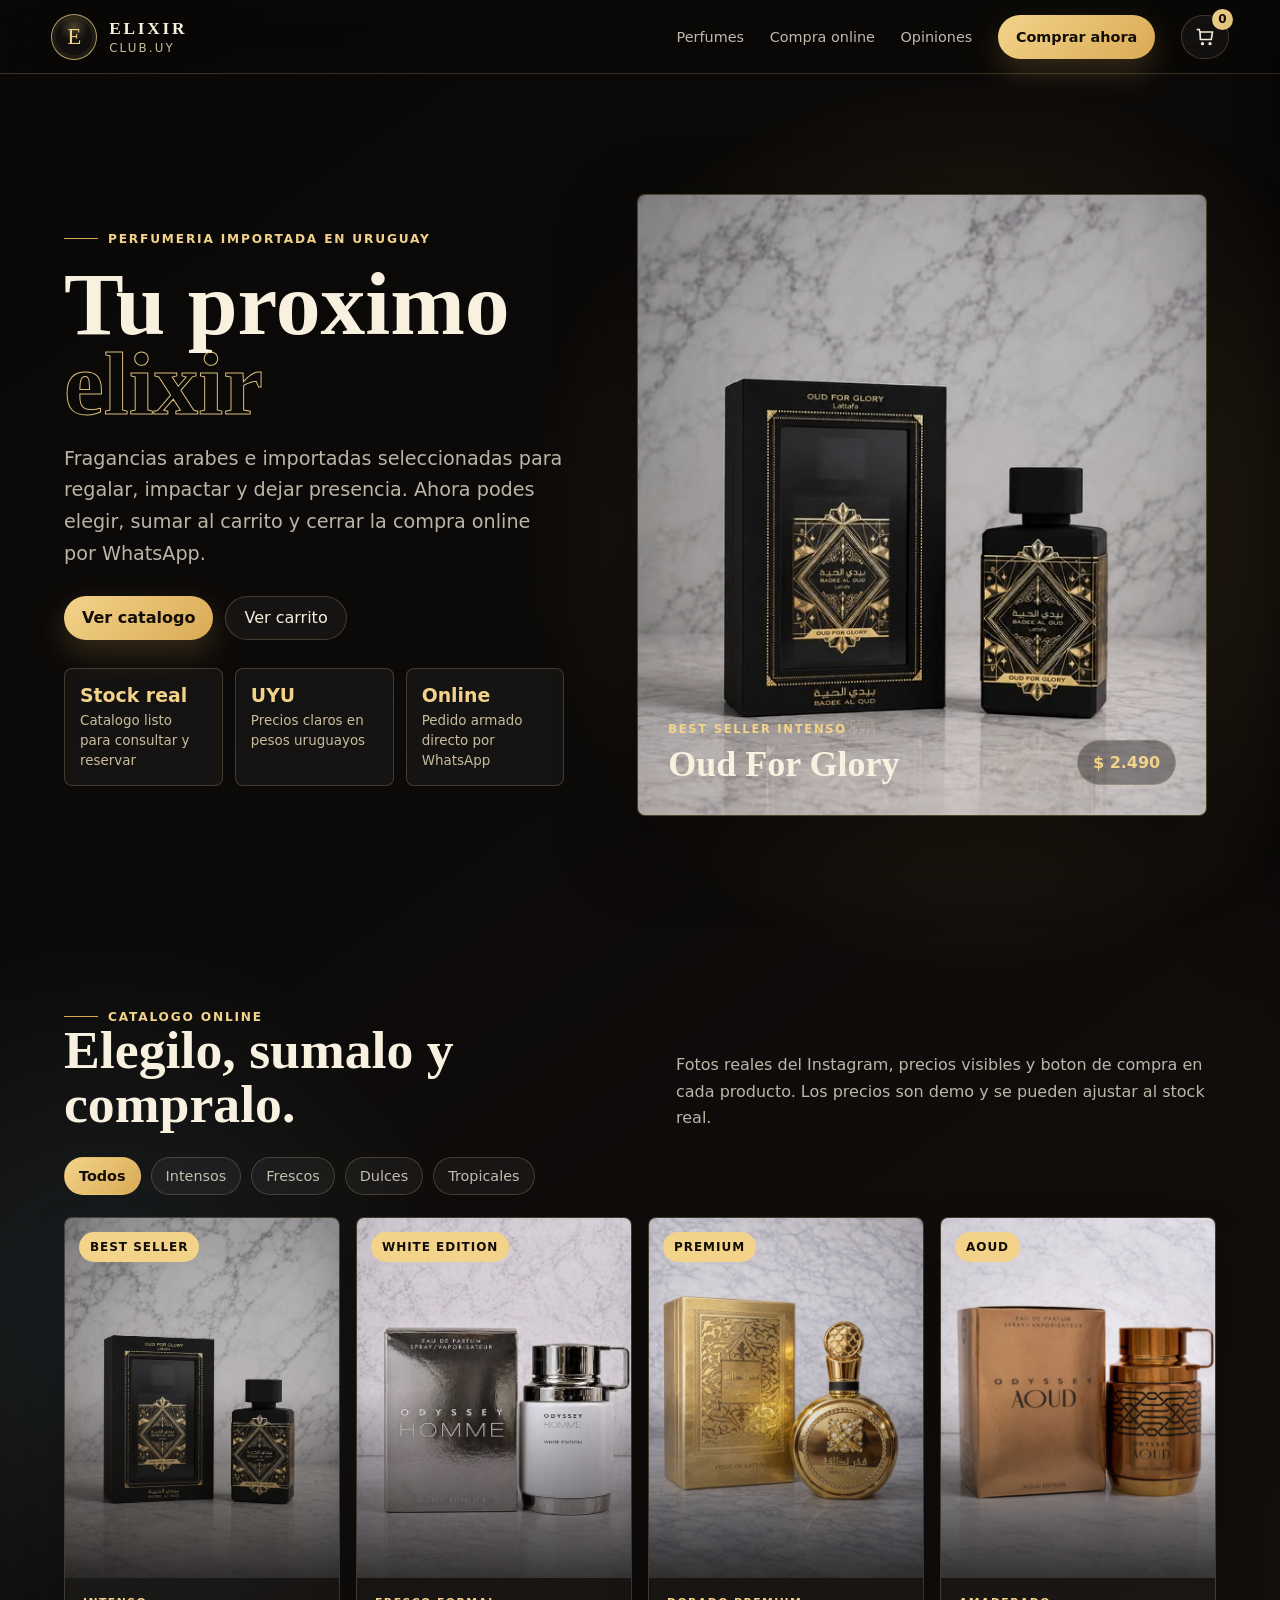
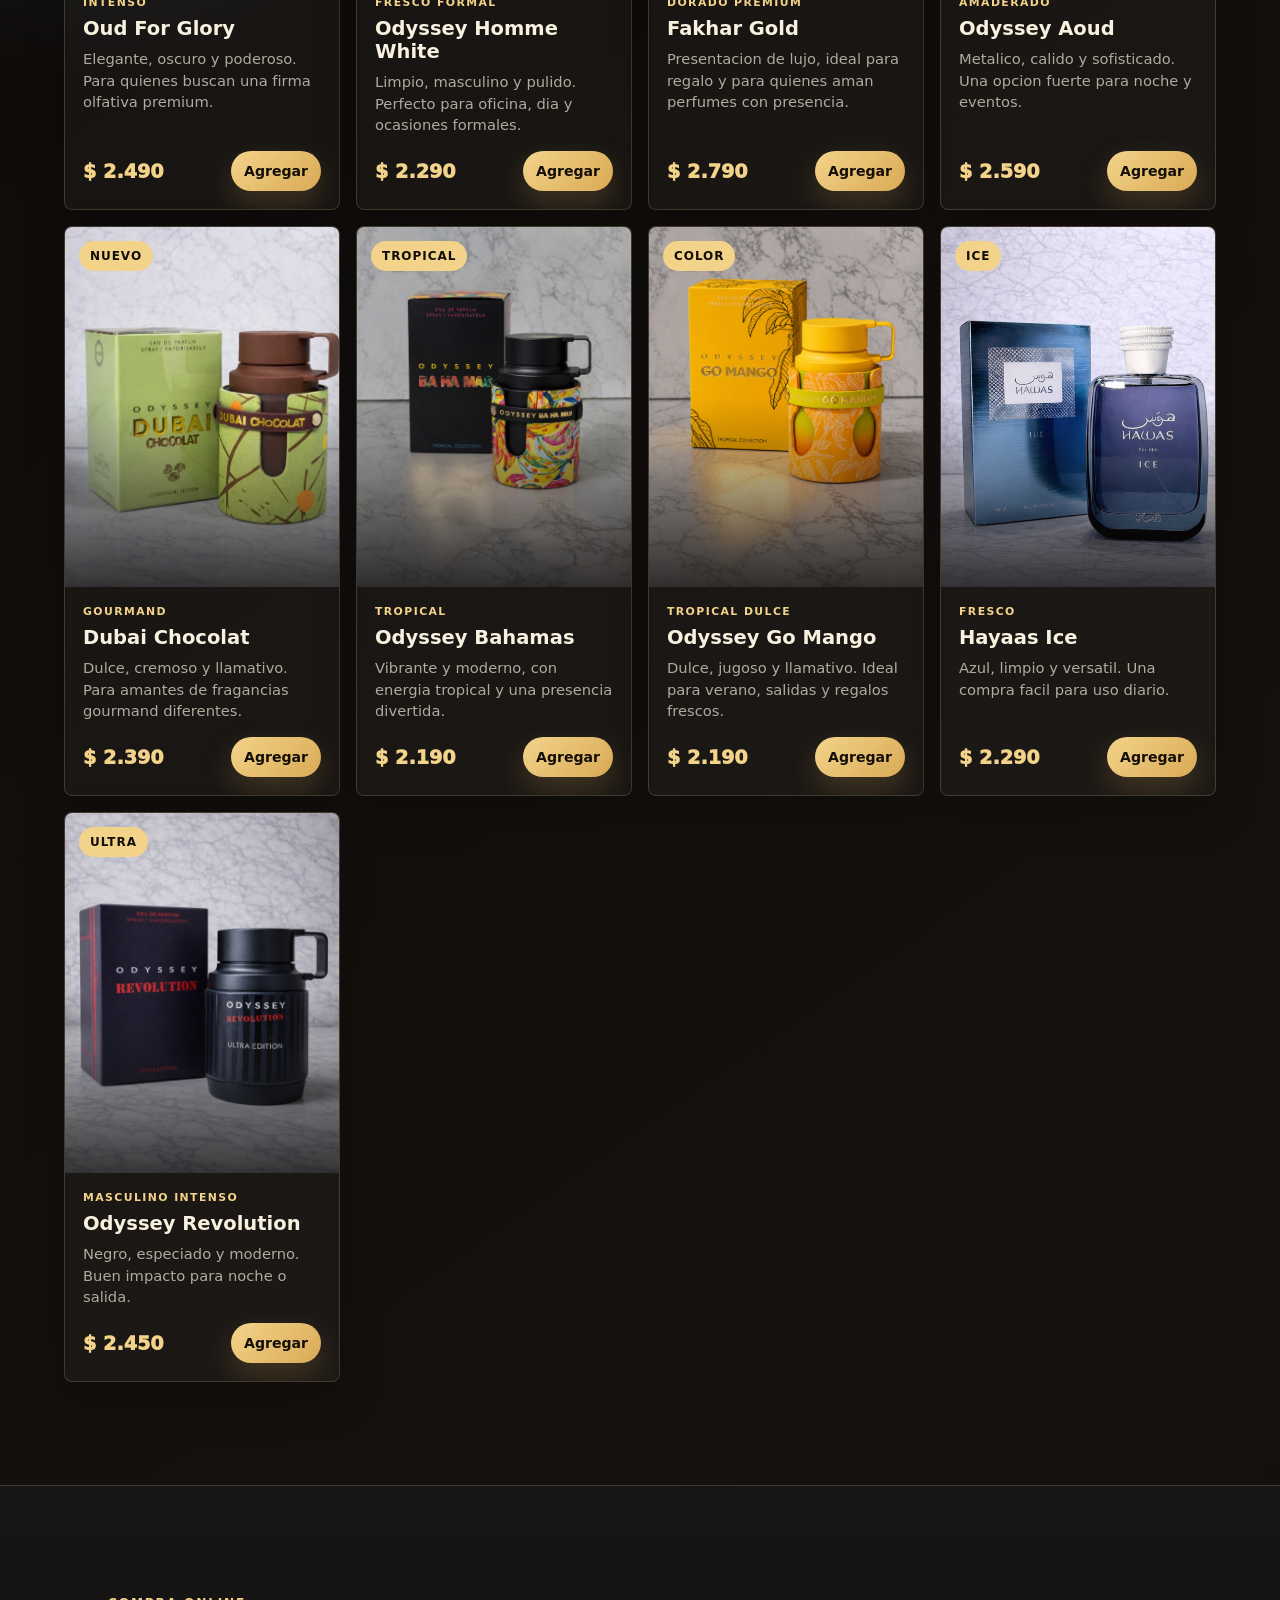
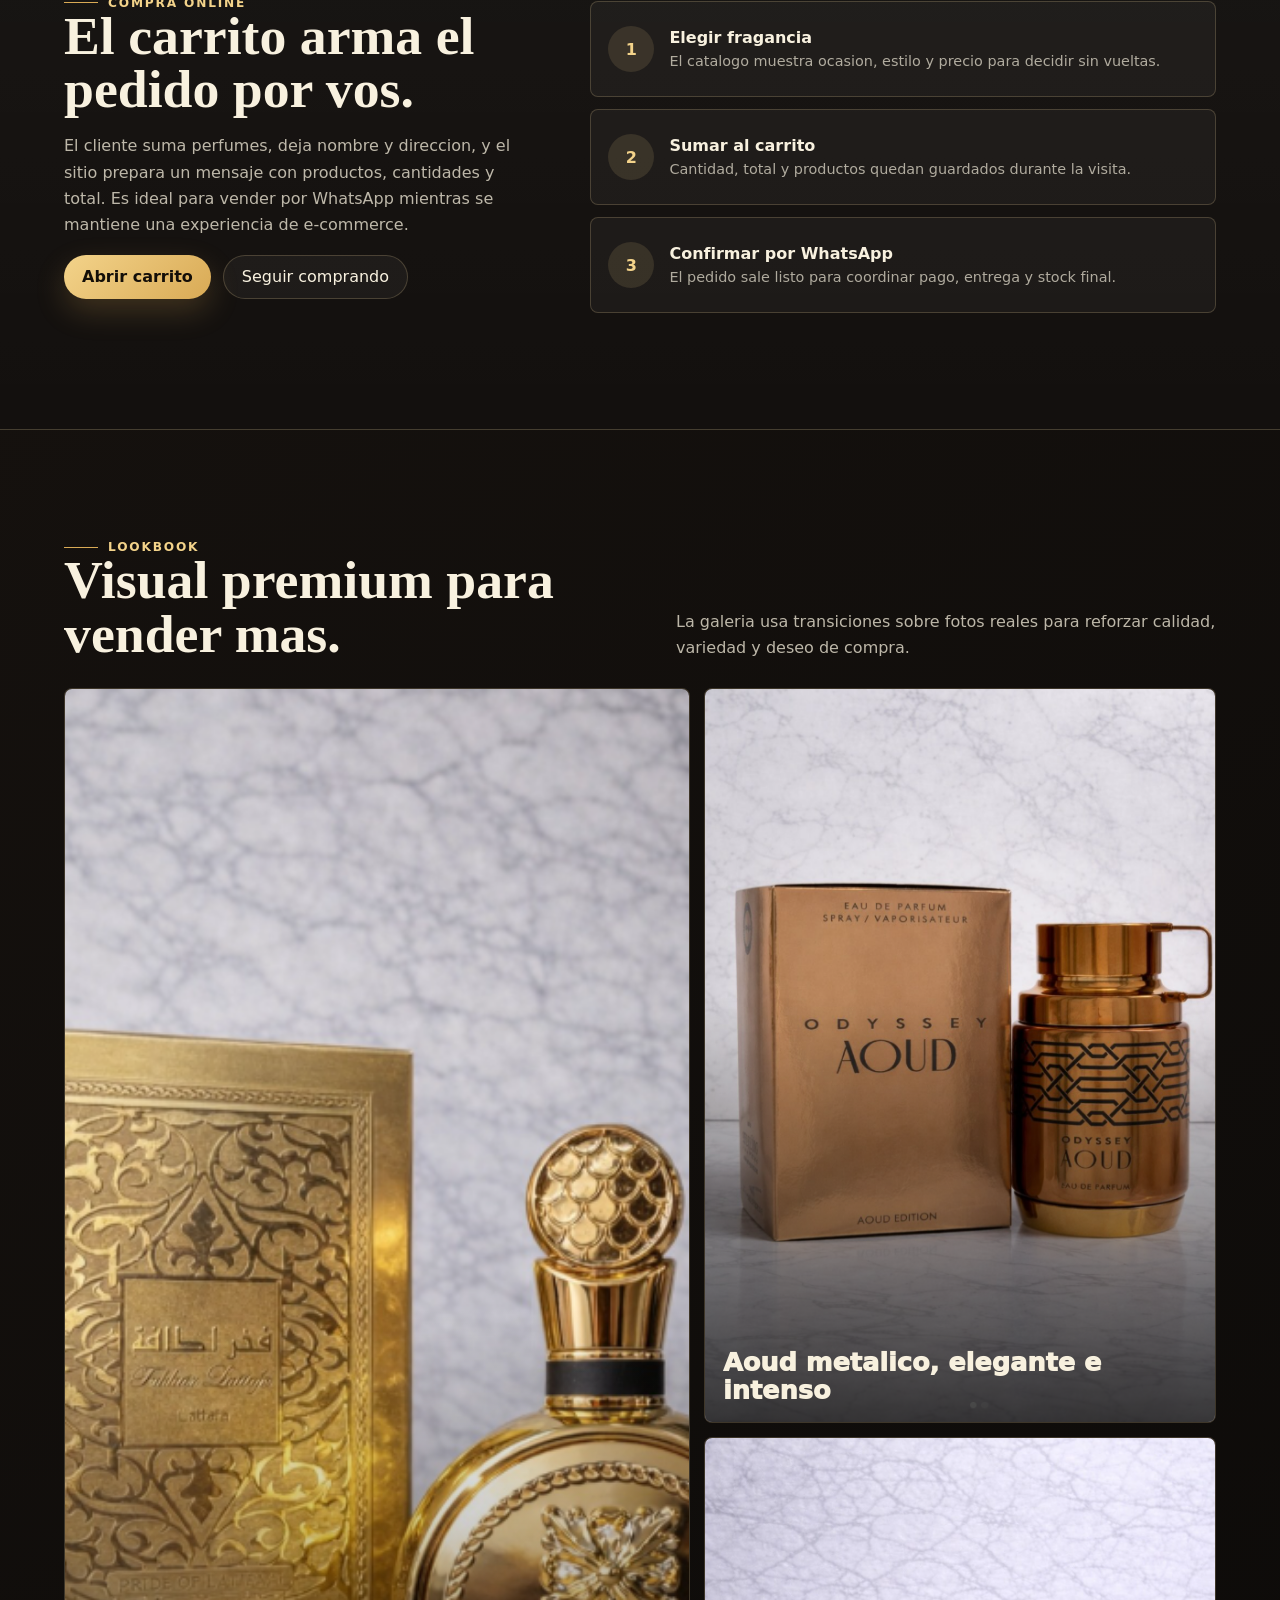
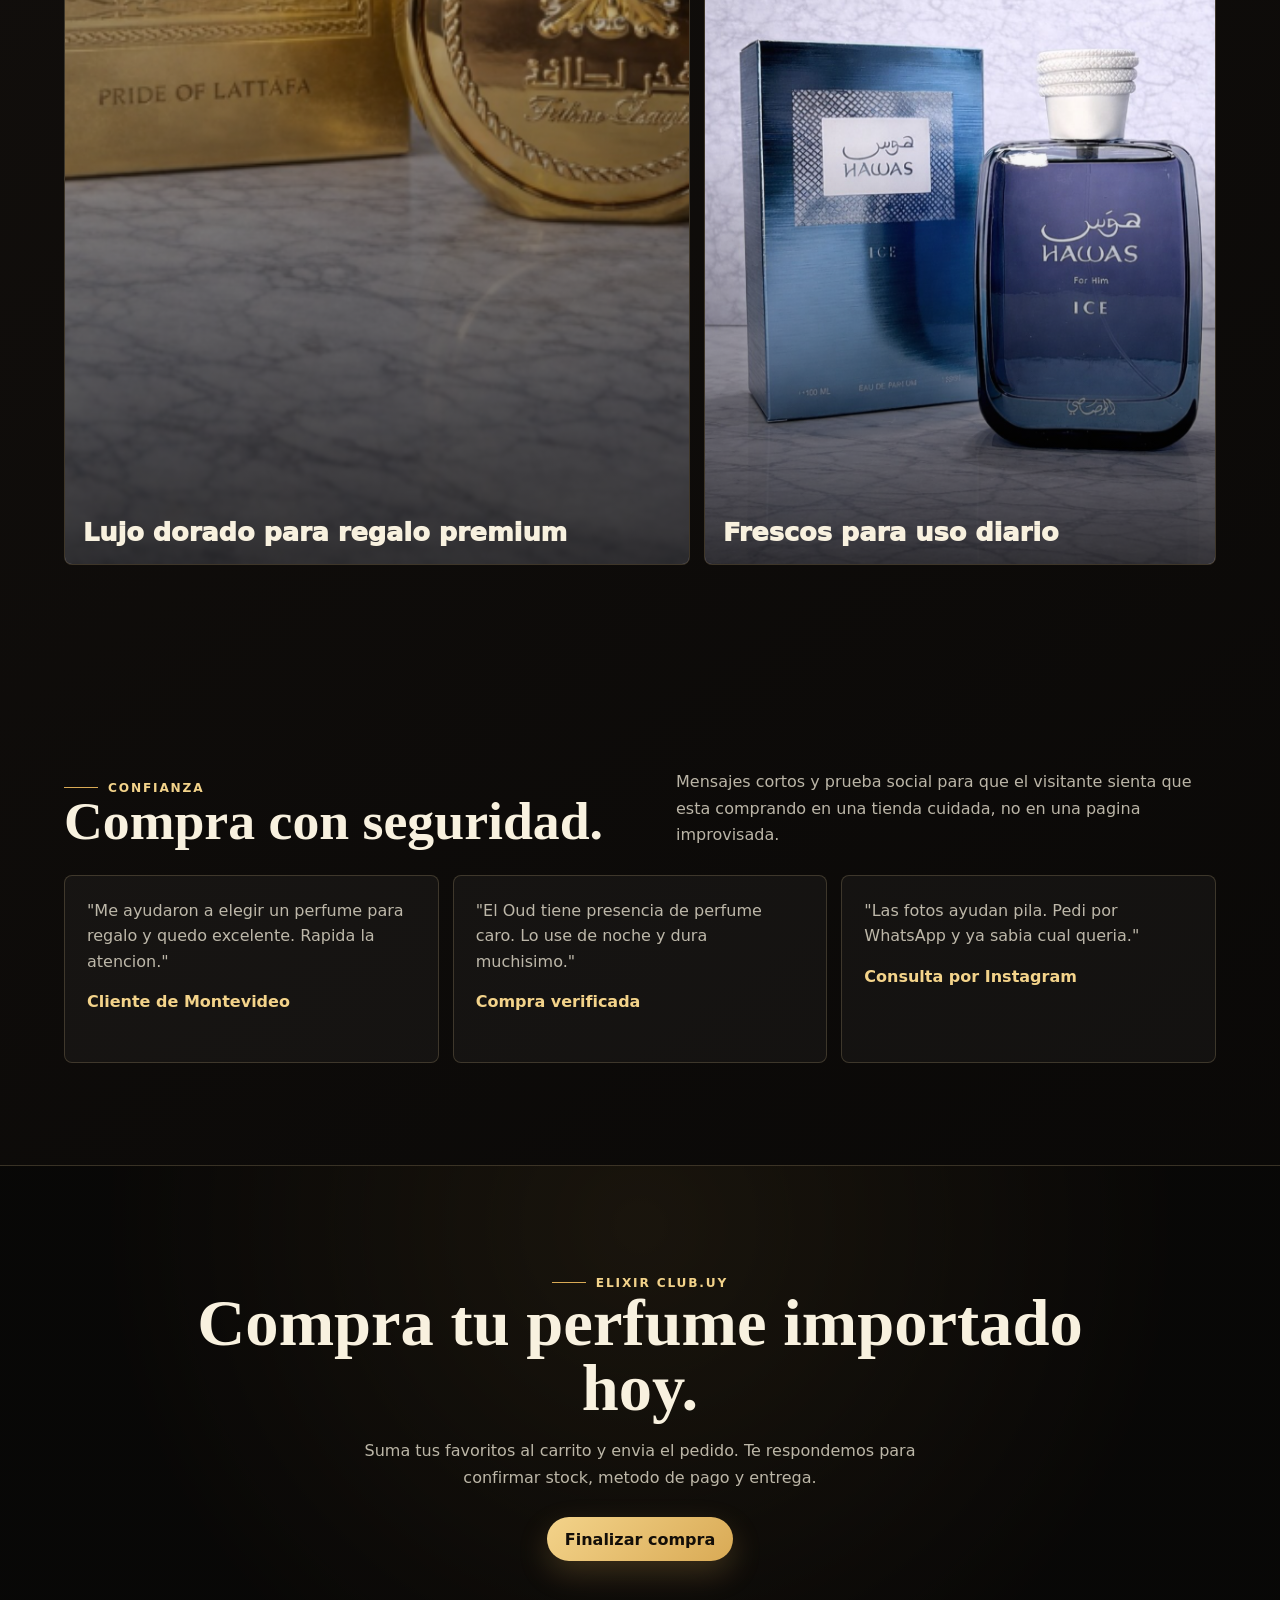
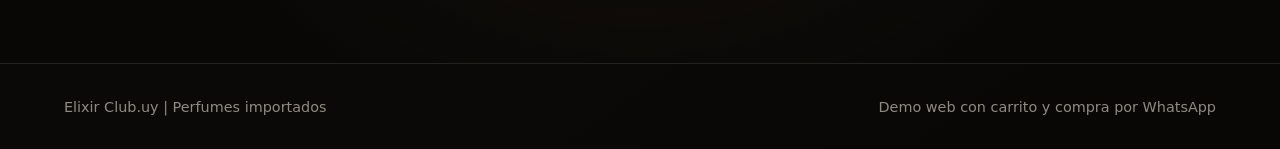
<file: elixirclub/index.html>
<!doctype html>
<html lang="es">
<head>
  <meta charset="utf-8">
  <meta name="viewport" content="width=device-width, initial-scale=1">
  <title>Elixir Club UY | Perfumes importados</title>
  <meta name="description" content="Demo web moderna para Elixir Club UY con catalogo, precios y compra online por WhatsApp.">
  <style>
    :root {
      color-scheme: dark;
      --bg: #090807;
      --ink: #f8f1df;
      --muted: #c9bd9d;
      --gold: #d9aa55;
      --gold-2: #f3d38a;
      --line: rgba(248, 220, 158, .2);
      --panel: rgba(20, 15, 12, .86);
      --shadow: 0 28px 80px rgba(0, 0, 0, .46);
      font-family: Inter, ui-sans-serif, system-ui, -apple-system, BlinkMacSystemFont, "Segoe UI", sans-serif;
    }

    * { box-sizing: border-box; }
    html { scroll-behavior: smooth; }
    body {
      margin: 0;
      min-width: 320px;
      color: var(--ink);
      background:
        radial-gradient(circle at 76% 8%, rgba(217, 170, 85, .22), transparent 28rem),
        radial-gradient(circle at 8% 20%, rgba(90, 128, 153, .16), transparent 23rem),
        linear-gradient(145deg, #090807 0%, #15110e 48%, #080706 100%);
      overflow-x: hidden;
    }

    body::before {
      content: "";
      position: fixed;
      inset: 0;
      z-index: -1;
      pointer-events: none;
      opacity: .12;
      background-image:
        linear-gradient(rgba(255,255,255,.08) 1px, transparent 1px),
        linear-gradient(90deg, rgba(255,255,255,.045) 1px, transparent 1px);
      background-size: 74px 74px;
      mask-image: linear-gradient(to bottom, #000 0%, transparent 72%);
    }

    body.cart-open { overflow: hidden; }
    a { color: inherit; text-decoration: none; }
    img { display: block; max-width: 100%; }
    button, input { font: inherit; }

    .site-header {
      position: sticky;
      top: 0;
      z-index: 40;
      min-height: 74px;
      display: flex;
      align-items: center;
      justify-content: space-between;
      gap: 18px;
      padding: 12px clamp(16px, 4vw, 58px);
      border-bottom: 1px solid var(--line);
      background: rgba(9, 8, 7, .78);
      backdrop-filter: blur(18px);
    }

    .brand {
      display: flex;
      align-items: center;
      gap: 12px;
      min-width: 0;
    }

    .brand-mark {
      width: 46px;
      aspect-ratio: 1;
      display: grid;
      place-items: center;
      border-radius: 50%;
      border: 1px solid rgba(243, 211, 138, .72);
      background: radial-gradient(circle at 50% 28%, rgba(243, 211, 138, .25), transparent 38%), #11100e;
      color: var(--gold-2);
      font-family: Georgia, serif;
      font-size: 23px;
      box-shadow: inset 0 0 0 4px rgba(217, 170, 85, .08);
    }

    .brand strong,
    .brand span {
      display: block;
      text-transform: uppercase;
      white-space: nowrap;
    }

    .brand strong {
      font-family: Georgia, serif;
      font-size: 1.08rem;
      letter-spacing: .16em;
    }

    .brand span {
      margin-top: 2px;
      color: var(--muted);
      font-size: .74rem;
      letter-spacing: .18em;
    }

    .nav {
      display: flex;
      align-items: center;
      gap: clamp(12px, 2vw, 26px);
      color: rgba(248, 241, 223, .77);
      font-size: .9rem;
    }

    .nav a:not(.cta) { transition: color .2s ease; }
    .nav a:not(.cta):hover { color: var(--gold-2); }

    .cta,
    .ghost,
    .cart-button,
    .product button,
    .checkout,
    .filter {
      min-height: 44px;
      display: inline-flex;
      align-items: center;
      justify-content: center;
      gap: 9px;
      border-radius: 999px;
      padding: 0 18px;
      border: 0;
      cursor: pointer;
      transition: transform .2s ease, background .2s ease, border-color .2s ease, box-shadow .2s ease;
      white-space: nowrap;
    }

    .cta,
    .checkout,
    .product button {
      color: #130e08;
      background: linear-gradient(135deg, var(--gold-2), var(--gold));
      font-weight: 900;
      box-shadow: 0 12px 30px rgba(217, 170, 85, .22);
    }

    .ghost,
    .cart-button,
    .filter {
      color: var(--ink);
      border: 1px solid var(--line);
      background: rgba(255,255,255,.045);
    }

    .cta:hover,
    .ghost:hover,
    .cart-button:hover,
    .product button:hover,
    .checkout:hover,
    .filter:hover {
      transform: translateY(-2px);
    }

    .cart-button {
      position: relative;
      width: 48px;
      padding: 0;
    }

    .cart-count {
      position: absolute;
      top: -7px;
      right: -5px;
      min-width: 21px;
      height: 21px;
      display: grid;
      place-items: center;
      border-radius: 999px;
      color: #120d08;
      background: var(--gold-2);
      font-size: .75rem;
      font-weight: 900;
    }

    .hero {
      min-height: calc(100svh - 74px);
      display: grid;
      grid-template-columns: minmax(0, .92fr) minmax(320px, 1.08fr);
      align-items: center;
      gap: clamp(26px, 5vw, 78px);
      padding: clamp(30px, 5vw, 72px) clamp(16px, 5vw, 72px) 28px;
    }

    .eyebrow {
      display: inline-flex;
      align-items: center;
      gap: 10px;
      color: var(--gold-2);
      text-transform: uppercase;
      letter-spacing: .15em;
      font-size: .76rem;
      font-weight: 900;
    }

    .eyebrow::before {
      content: "";
      width: 34px;
      height: 1px;
      background: var(--gold);
    }

    h1 {
      max-width: 760px;
      margin: 18px 0;
      font-family: Georgia, "Times New Roman", serif;
      font-size: clamp(3rem, 7vw, 7rem);
      line-height: .9;
      letter-spacing: 0;
    }

    h1 span {
      display: block;
      color: transparent;
      -webkit-text-stroke: 1px rgba(243, 211, 138, .9);
    }

    .hero p,
    .section-head p,
    .lead {
      color: rgba(248, 241, 223, .74);
      line-height: 1.65;
    }

    .hero p {
      max-width: 620px;
      margin: 0 0 26px;
      font-size: clamp(1rem, 1.55vw, 1.2rem);
    }

    .hero-actions {
      display: flex;
      flex-wrap: wrap;
      gap: 12px;
      margin-bottom: 28px;
    }

    .trust-row {
      max-width: 610px;
      display: grid;
      grid-template-columns: repeat(3, 1fr);
      gap: 12px;
    }

    .trust {
      min-height: 86px;
      padding: 15px;
      border: 1px solid var(--line);
      border-radius: 8px;
      background: rgba(255,255,255,.04);
    }

    .trust strong {
      display: block;
      margin-bottom: 4px;
      color: var(--gold-2);
      font-size: 1.18rem;
    }

    .trust span {
      color: var(--muted);
      font-size: .84rem;
      line-height: 1.35;
    }

    .showcase {
      position: relative;
      min-height: 620px;
      display: grid;
      place-items: center;
    }

    .hero-card {
      width: min(100%, 570px);
      min-height: 620px;
      position: relative;
      overflow: hidden;
      border: 1px solid rgba(243, 211, 138, .25);
      border-radius: 8px;
      background: #15110f;
      box-shadow: var(--shadow);
      animation: floatCard 6s ease-in-out infinite;
    }

    @keyframes floatCard {
      0%, 100% { transform: translateY(0); }
      50% { transform: translateY(-12px); }
    }

    .hero-card::after {
      content: "";
      position: absolute;
      inset: 0;
      background:
        linear-gradient(115deg, transparent 0 38%, rgba(255,255,255,.2) 46%, transparent 56%),
        linear-gradient(to top, rgba(8,7,6,.86), transparent 58%);
      transform: translateX(-112%);
      animation: sweep 5.8s ease-in-out infinite;
    }

    @keyframes sweep {
      0%, 40% { transform: translateX(-112%); }
      78%, 100% { transform: translateX(112%); }
    }

    .hero-card img {
      width: 100%;
      height: 620px;
      object-fit: cover;
      filter: saturate(1.04) contrast(1.04);
      transform: scale(1.02);
    }

    .hero-caption {
      position: absolute;
      left: 30px;
      right: 30px;
      bottom: 30px;
      z-index: 2;
      display: flex;
      align-items: end;
      justify-content: space-between;
      gap: 16px;
    }

    .hero-caption small {
      display: block;
      color: var(--gold-2);
      letter-spacing: .15em;
      text-transform: uppercase;
      font-weight: 900;
      font-size: .72rem;
    }

    .hero-caption h2 {
      margin: 7px 0 0;
      font-family: Georgia, serif;
      font-size: clamp(1.55rem, 3vw, 2.25rem);
      letter-spacing: 0;
    }

    .price-pill {
      padding: 12px 15px;
      border: 1px solid var(--line);
      border-radius: 999px;
      color: var(--gold-2);
      background: rgba(0,0,0,.36);
      font-weight: 900;
      white-space: nowrap;
    }

    .section {
      padding: clamp(56px, 8vw, 108px) clamp(16px, 5vw, 72px);
    }

    .section-head {
      display: flex;
      align-items: end;
      justify-content: space-between;
      gap: 22px;
      margin-bottom: 26px;
    }

    .section h2 {
      margin: 0;
      font-family: Georgia, serif;
      font-size: clamp(2rem, 4.2vw, 4.3rem);
      line-height: 1;
      letter-spacing: 0;
    }

    .section-head p {
      max-width: 540px;
      margin: 0;
    }

    .filters {
      display: flex;
      flex-wrap: wrap;
      gap: 10px;
      margin-bottom: 22px;
    }

    .filter {
      min-height: 38px;
      padding: 0 14px;
      color: rgba(248,241,223,.76);
      font-size: .9rem;
    }

    .filter.active {
      color: #130e08;
      border-color: transparent;
      background: linear-gradient(135deg, var(--gold-2), var(--gold));
      font-weight: 900;
    }

    .products {
      display: grid;
      grid-template-columns: repeat(4, minmax(0, 1fr));
      gap: 16px;
    }

    .product {
      min-height: 560px;
      display: flex;
      flex-direction: column;
      overflow: hidden;
      border: 1px solid rgba(248, 220, 158, .18);
      border-radius: 8px;
      background: rgba(255,255,255,.035);
      box-shadow: 0 18px 42px rgba(0,0,0,.22);
      transition: transform .25s ease, border-color .25s ease, box-shadow .25s ease;
    }

    .product:hover {
      transform: translateY(-7px);
      border-color: rgba(243, 211, 138, .45);
      box-shadow: 0 26px 60px rgba(0,0,0,.35);
    }

    .photo {
      position: relative;
      height: 360px;
      overflow: hidden;
      background: #171310;
    }

    .photo img {
      width: 100%;
      height: 100%;
      object-fit: cover;
      transition: transform .6s ease, filter .6s ease;
    }

    .product:hover .photo img {
      transform: scale(1.08);
      filter: saturate(1.08) contrast(1.05);
    }

    .photo::after {
      content: "";
      position: absolute;
      inset: 0;
      background: linear-gradient(to top, rgba(9,8,7,.78), transparent 52%);
      pointer-events: none;
    }

    .badge {
      position: absolute;
      left: 14px;
      top: 14px;
      z-index: 2;
      min-height: 30px;
      display: inline-flex;
      align-items: center;
      border-radius: 999px;
      padding: 0 11px;
      color: #120d08;
      background: var(--gold-2);
      font-size: .75rem;
      font-weight: 900;
      text-transform: uppercase;
      letter-spacing: .08em;
    }

    .product-info {
      flex: 1;
      display: flex;
      flex-direction: column;
      padding: 18px;
    }

    .product-info small {
      color: var(--gold-2);
      letter-spacing: .13em;
      text-transform: uppercase;
      font-weight: 900;
      font-size: .68rem;
    }

    .product-info h3 {
      margin: 8px 0 8px;
      font-size: 1.22rem;
      letter-spacing: 0;
    }

    .product-info p {
      margin: 0 0 16px;
      color: rgba(248,241,223,.68);
      line-height: 1.45;
      font-size: .92rem;
    }

    .buy-row {
      margin-top: auto;
      display: flex;
      align-items: center;
      justify-content: space-between;
      gap: 10px;
    }

    .price {
      color: var(--gold-2);
      font-size: 1.2rem;
      font-weight: 950;
      white-space: nowrap;
    }

    .product button {
      min-height: 40px;
      padding: 0 13px;
      font-size: .88rem;
    }

    .split {
      display: grid;
      grid-template-columns: minmax(0, .85fr) minmax(320px, 1.15fr);
      gap: clamp(24px, 5vw, 70px);
      align-items: center;
      background:
        linear-gradient(180deg, rgba(255,255,255,.035), rgba(255,255,255,.012)),
        #100d0b;
      border-block: 1px solid var(--line);
    }

    .checkout-steps {
      display: grid;
      gap: 12px;
    }

    .step {
      min-height: 96px;
      display: grid;
      grid-template-columns: 46px minmax(0, 1fr);
      gap: 15px;
      align-items: center;
      padding: 17px;
      border: 1px solid rgba(248, 220, 158, .2);
      border-radius: 8px;
      background: rgba(255,255,255,.04);
    }

    .step strong {
      width: 46px;
      height: 46px;
      display: grid;
      place-items: center;
      border-radius: 50%;
      color: var(--gold-2);
      background: rgba(243, 211, 138, .12);
    }

    .step h3 {
      margin: 0 0 4px;
      font-size: 1rem;
    }

    .step p {
      margin: 0;
      color: rgba(248,241,223,.67);
      line-height: 1.45;
      font-size: .9rem;
    }

    .gallery {
      display: grid;
      grid-template-columns: 1.1fr .9fr;
      gap: 14px;
      min-height: 560px;
    }

    .gallery-item {
      position: relative;
      min-height: 270px;
      overflow: hidden;
      border: 1px solid rgba(248, 220, 158, .18);
      border-radius: 8px;
      background: #15110f;
    }

    .gallery-item.large { grid-row: span 2; }

    .gallery-item img {
      width: 100%;
      height: 100%;
      object-fit: cover;
      transition: transform .65s ease;
    }

    .gallery-item:hover img { transform: scale(1.08); }

    .gallery-item::after {
      content: "";
      position: absolute;
      inset: 0;
      background: linear-gradient(to top, rgba(0,0,0,.75), transparent 58%);
    }

    .gallery-item span {
      position: absolute;
      left: 18px;
      right: 18px;
      bottom: 17px;
      z-index: 1;
      font-weight: 950;
      font-size: clamp(1.2rem, 2vw, 1.8rem);
      line-height: 1.08;
    }

    .testimonials {
      display: grid;
      grid-template-columns: repeat(3, 1fr);
      gap: 14px;
    }

    .quote {
      min-height: 188px;
      padding: 22px;
      border: 1px solid rgba(248, 220, 158, .18);
      border-radius: 8px;
      background: rgba(255,255,255,.04);
    }

    .quote p {
      margin: 0 0 18px;
      color: rgba(248,241,223,.74);
      line-height: 1.6;
    }

    .quote strong { color: var(--gold-2); }

    .final-cta {
      min-height: 420px;
      display: grid;
      place-items: center;
      padding: clamp(56px, 8vw, 108px) 18px;
      text-align: center;
      border-top: 1px solid var(--line);
      background:
        linear-gradient(rgba(8,7,6,.78), rgba(8,7,6,.78)),
        radial-gradient(circle at 50% 12%, rgba(217,170,85,.38), transparent 34rem),
        #090807;
    }

    .final-cta h2 {
      max-width: 900px;
      margin: 0 auto 18px;
      font-family: Georgia, serif;
      font-size: clamp(2.15rem, 5.2vw, 5rem);
      line-height: .98;
      letter-spacing: 0;
    }

    .final-cta p {
      max-width: 620px;
      margin: 0 auto 26px;
    }

    .site-footer {
      min-height: 86px;
      display: flex;
      align-items: center;
      justify-content: space-between;
      gap: 20px;
      padding: 22px clamp(16px, 5vw, 72px);
      color: rgba(248,241,223,.56);
      border-top: 1px solid rgba(248,220,158,.12);
      font-size: .9rem;
    }

    .cart-overlay {
      position: fixed;
      inset: 0;
      z-index: 80;
      display: none;
      background: rgba(0,0,0,.58);
      backdrop-filter: blur(5px);
    }

    .cart-open .cart-overlay { display: block; }

    .cart-drawer {
      position: fixed;
      top: 0;
      right: 0;
      z-index: 90;
      width: min(100%, 430px);
      height: 100svh;
      display: flex;
      flex-direction: column;
      transform: translateX(104%);
      transition: transform .28s ease;
      border-left: 1px solid var(--line);
      background: rgba(13, 10, 8, .96);
      box-shadow: -30px 0 80px rgba(0,0,0,.5);
    }

    .cart-open .cart-drawer { transform: translateX(0); }

    .cart-head {
      min-height: 78px;
      display: flex;
      align-items: center;
      justify-content: space-between;
      gap: 16px;
      padding: 18px;
      border-bottom: 1px solid var(--line);
    }

    .cart-head h2 {
      margin: 0;
      font-family: Georgia, serif;
      font-size: 1.7rem;
    }

    .close-cart {
      width: 42px;
      height: 42px;
      border-radius: 50%;
      border: 1px solid var(--line);
      color: var(--ink);
      background: rgba(255,255,255,.04);
      cursor: pointer;
    }

    .cart-items {
      flex: 1;
      overflow: auto;
      padding: 10px 18px;
    }

    .cart-empty {
      margin: 20px 0;
      color: rgba(248,241,223,.65);
      line-height: 1.5;
    }

    .cart-item {
      display: grid;
      grid-template-columns: 72px minmax(0, 1fr);
      gap: 12px;
      padding: 14px 0;
      border-bottom: 1px solid rgba(248,220,158,.12);
    }

    .cart-item img {
      width: 72px;
      height: 86px;
      object-fit: cover;
      border-radius: 6px;
    }

    .cart-item h3 {
      margin: 0 0 5px;
      font-size: 1rem;
    }

    .cart-item small {
      color: var(--muted);
    }

    .qty {
      display: flex;
      align-items: center;
      justify-content: space-between;
      gap: 10px;
      margin-top: 10px;
    }

    .qty-controls {
      display: inline-flex;
      align-items: center;
      gap: 10px;
      border: 1px solid var(--line);
      border-radius: 999px;
      padding: 4px;
    }

    .qty-controls button {
      width: 28px;
      height: 28px;
      border: 0;
      border-radius: 50%;
      color: var(--ink);
      background: rgba(255,255,255,.08);
      cursor: pointer;
    }

    .cart-foot {
      padding: 18px;
      border-top: 1px solid var(--line);
      background: rgba(255,255,255,.03);
    }

    .form-grid {
      display: grid;
      gap: 10px;
      margin-bottom: 14px;
    }

    .form-grid input {
      width: 100%;
      min-height: 44px;
      border: 1px solid rgba(248,220,158,.2);
      border-radius: 8px;
      padding: 0 12px;
      color: var(--ink);
      background: rgba(255,255,255,.045);
      outline: 0;
    }

    .form-grid input:focus {
      border-color: rgba(243,211,138,.58);
    }

    .total-row {
      display: flex;
      justify-content: space-between;
      align-items: center;
      margin-bottom: 14px;
      color: var(--gold-2);
      font-size: 1.2rem;
      font-weight: 950;
    }

    .checkout {
      width: 100%;
    }

    .note {
      margin: 10px 0 0;
      color: rgba(248,241,223,.55);
      font-size: .8rem;
      line-height: 1.4;
    }

    .toast {
      position: fixed;
      left: 50%;
      bottom: 22px;
      z-index: 120;
      transform: translate(-50%, 90px);
      opacity: 0;
      max-width: min(92vw, 430px);
      padding: 13px 16px;
      border: 1px solid rgba(243,211,138,.35);
      border-radius: 999px;
      color: #130e08;
      background: var(--gold-2);
      box-shadow: 0 18px 44px rgba(0,0,0,.32);
      font-weight: 900;
      transition: opacity .24s ease, transform .24s ease;
    }

    .toast.show {
      opacity: 1;
      transform: translate(-50%, 0);
    }

    .reveal {
      opacity: 0;
      transform: translateY(22px);
      transition: opacity .65s ease, transform .65s ease;
    }

    .reveal.visible {
      opacity: 1;
      transform: translateY(0);
    }

    @media (max-width: 1180px) {
      .products { grid-template-columns: repeat(3, minmax(0, 1fr)); }
    }

    @media (max-width: 920px) {
      .nav a:not(.cta) { display: none; }
      .hero,
      .split {
        grid-template-columns: 1fr;
      }
      .showcase { min-height: 560px; }
      .hero-card,
      .hero-card img { min-height: 560px; height: 560px; }
      .products { grid-template-columns: repeat(2, minmax(0, 1fr)); }
      .gallery { grid-template-columns: 1fr; }
      .gallery-item.large { grid-row: auto; }
      .testimonials { grid-template-columns: 1fr; }
    }

    @media (max-width: 640px) {
      .site-header { min-height: 66px; padding: 10px 14px; }
      .brand-mark { width: 40px; font-size: 20px; }
      .brand strong { font-size: .92rem; }
      .brand span { font-size: .66rem; }
      .header-cta { display: none; }
      .hero { min-height: auto; padding-inline: 14px; }
      h1 { font-size: clamp(2.72rem, 16vw, 4.4rem); }
      .trust-row { grid-template-columns: 1fr; }
      .showcase { min-height: 500px; }
      .hero-card,
      .hero-card img { min-height: 500px; height: 500px; }
      .hero-caption {
        left: 18px;
        right: 18px;
        bottom: 20px;
        align-items: start;
        flex-direction: column;
      }
      .section { padding-inline: 14px; }
      .section-head { align-items: start; flex-direction: column; }
      .products { grid-template-columns: 1fr; }
      .photo { height: 420px; }
      .site-footer { align-items: start; flex-direction: column; }
    }

    @media (prefers-reduced-motion: reduce) {
      *, *::before, *::after {
        animation-duration: .01ms !important;
        animation-iteration-count: 1 !important;
        scroll-behavior: auto !important;
        transition-duration: .01ms !important;
      }
    }
  </style>
</head>
<body>
  <header class="site-header">
    <a class="brand" href="#inicio" aria-label="Elixir Club UY">
      <div class="brand-mark">E</div>
      <div>
        <strong>Elixir</strong>
        <span>Club.uy</span>
      </div>
    </a>
    <nav class="nav" aria-label="Navegacion principal">
      <a href="#catalogo">Perfumes</a>
      <a href="#compra">Compra online</a>
      <a href="#opiniones">Opiniones</a>
      <a class="cta header-cta" href="#catalogo">Comprar ahora</a>
      <button class="cart-button" type="button" data-open-cart aria-label="Abrir carrito">
        <svg width="20" height="20" viewBox="0 0 24 24" fill="none" stroke="currentColor" stroke-width="2" aria-hidden="true"><path d="M6 6h15l-1.5 9h-13z"/><path d="M6 6 5 3H2"/><circle cx="9" cy="20" r="1"/><circle cx="18" cy="20" r="1"/></svg>
        <span class="cart-count" data-cart-count>0</span>
      </button>
    </nav>
  </header>

  <main id="inicio">
    <section class="hero">
      <div class="reveal">
        <div class="eyebrow">Perfumeria importada en Uruguay</div>
        <h1>Tu proximo <span>elixir</span></h1>
        <p>Fragancias arabes e importadas seleccionadas para regalar, impactar y dejar presencia. Ahora podes elegir, sumar al carrito y cerrar la compra online por WhatsApp.</p>
        <div class="hero-actions">
          <a class="cta" href="#catalogo">Ver catalogo</a>
          <button class="ghost" type="button" data-open-cart>Ver carrito</button>
        </div>
        <div class="trust-row">
          <div class="trust"><strong>Stock real</strong><span>Catalogo listo para consultar y reservar</span></div>
          <div class="trust"><strong>UYU</strong><span>Precios claros en pesos uruguayos</span></div>
          <div class="trust"><strong>Online</strong><span>Pedido armado directo por WhatsApp</span></div>
        </div>
      </div>

      <div class="showcase reveal" aria-label="Perfume destacado">
        <article class="hero-card">
          <img src="assets/bahamas.png" alt="Oud For Glory Lattafa">
          <div class="hero-caption">
            <div>
              <small>Best seller intenso</small>
              <h2>Oud For Glory</h2>
            </div>
            <div class="price-pill">$ 2.490</div>
          </div>
        </article>
      </div>
    </section>

    <section class="section" id="catalogo">
      <div class="section-head reveal">
        <div>
          <div class="eyebrow">Catalogo online</div>
          <h2>Elegilo, sumalo y compralo.</h2>
        </div>
        <p>Fotos reales del Instagram, precios visibles y boton de compra en cada producto. Los precios son demo y se pueden ajustar al stock real.</p>
      </div>

      <div class="filters reveal" aria-label="Filtros de catalogo">
        <button class="filter active" type="button" data-filter="all">Todos</button>
        <button class="filter" type="button" data-filter="intenso">Intensos</button>
        <button class="filter" type="button" data-filter="fresco">Frescos</button>
        <button class="filter" type="button" data-filter="dulce">Dulces</button>
        <button class="filter" type="button" data-filter="tropical">Tropicales</button>
      </div>

      <div class="products" data-products></div>
    </section>

    <section class="section split" id="compra">
      <div class="reveal">
        <div class="eyebrow">Compra online</div>
        <h2>El carrito arma el pedido por vos.</h2>
        <p class="lead">El cliente suma perfumes, deja nombre y direccion, y el sitio prepara un mensaje con productos, cantidades y total. Es ideal para vender por WhatsApp mientras se mantiene una experiencia de e-commerce.</p>
        <div class="hero-actions">
          <button class="cta" type="button" data-open-cart>Abrir carrito</button>
          <a class="ghost" href="#catalogo">Seguir comprando</a>
        </div>
      </div>
      <div class="checkout-steps reveal">
        <div class="step"><strong>1</strong><div><h3>Elegir fragancia</h3><p>El catalogo muestra ocasion, estilo y precio para decidir sin vueltas.</p></div></div>
        <div class="step"><strong>2</strong><div><h3>Sumar al carrito</h3><p>Cantidad, total y productos quedan guardados durante la visita.</p></div></div>
        <div class="step"><strong>3</strong><div><h3>Confirmar por WhatsApp</h3><p>El pedido sale listo para coordinar pago, entrega y stock final.</p></div></div>
      </div>
    </section>

    <section class="section" id="lookbook">
      <div class="section-head reveal">
        <div>
          <div class="eyebrow">Lookbook</div>
          <h2>Visual premium para vender mas.</h2>
        </div>
        <p>La galeria usa transiciones sobre fotos reales para reforzar calidad, variedad y deseo de compra.</p>
      </div>
      <div class="gallery">
        <div class="gallery-item large reveal"><img src="assets/odyssey-revolution.png" alt="Fakhar Gold Lattafa"><span>Lujo dorado para regalo premium</span></div>
        <div class="gallery-item reveal"><img src="assets/fakhar-gold.png" alt="Odyssey Aoud"><span>Aoud metalico, elegante e intenso</span></div>
        <div class="gallery-item reveal"><img src="assets/nine-pm-elixir.png" alt="Hayaas Ice"><span>Frescos para uso diario</span></div>
      </div>
    </section>

    <section class="section" id="opiniones">
      <div class="section-head reveal">
        <div>
          <div class="eyebrow">Confianza</div>
          <h2>Compra con seguridad.</h2>
        </div>
        <p>Mensajes cortos y prueba social para que el visitante sienta que esta comprando en una tienda cuidada, no en una pagina improvisada.</p>
      </div>
      <div class="testimonials">
        <article class="quote reveal"><p>"Me ayudaron a elegir un perfume para regalo y quedo excelente. Rapida la atencion."</p><strong>Cliente de Montevideo</strong></article>
        <article class="quote reveal"><p>"El Oud tiene presencia de perfume caro. Lo use de noche y dura muchisimo."</p><strong>Compra verificada</strong></article>
        <article class="quote reveal"><p>"Las fotos ayudan pila. Pedi por WhatsApp y ya sabia cual queria."</p><strong>Consulta por Instagram</strong></article>
      </div>
    </section>

    <section class="final-cta">
      <div class="reveal">
        <div class="eyebrow">Elixir Club.uy</div>
        <h2>Compra tu perfume importado hoy.</h2>
        <p class="lead">Suma tus favoritos al carrito y envia el pedido. Te respondemos para confirmar stock, metodo de pago y entrega.</p>
        <button class="cta" type="button" data-open-cart>Finalizar compra</button>
      </div>
    </section>
  </main>

  <footer class="site-footer">
    <div>Elixir Club.uy | Perfumes importados</div>
    <div>Demo web con carrito y compra por WhatsApp</div>
  </footer>

  <div class="cart-overlay" data-close-cart></div>
  <aside class="cart-drawer" aria-label="Carrito de compra" aria-hidden="true">
    <div class="cart-head">
      <h2>Tu pedido</h2>
      <button class="close-cart" type="button" data-close-cart aria-label="Cerrar carrito">x</button>
    </div>
    <div class="cart-items" data-cart-items></div>
    <div class="cart-foot">
      <div class="form-grid">
        <input data-customer-name type="text" placeholder="Nombre">
        <input data-customer-address type="text" placeholder="Direccion o zona de entrega">
      </div>
      <div class="total-row"><span>Total</span><span data-cart-total>$ 0</span></div>
      <button class="checkout" type="button" data-checkout>Comprar online por WhatsApp</button>
      <p class="note">Demo: cambia el numero de WhatsApp en el codigo por el numero real de Elixir Club.uy.</p>
    </div>
  </aside>
  <div class="toast" data-toast>Producto agregado al carrito</div>

  <script>
    const whatsappNumber = '59800000000';
    const products = [
      {
        id: 'oud-for-glory',
        name: 'Oud For Glory',
        family: 'Intenso',
        category: 'intenso',
        description: 'Elegante, oscuro y poderoso. Para quienes buscan una firma olfativa premium.',
        price: 2490,
        image: 'assets/bahamas.png',
        badge: 'Best seller'
      },
      {
        id: 'odyssey-homme',
        name: 'Odyssey Homme White',
        family: 'Fresco formal',
        category: 'fresco',
        description: 'Limpio, masculino y pulido. Perfecto para oficina, dia y ocasiones formales.',
        price: 2290,
        image: 'assets/oud-for-glory.png',
        badge: 'White edition'
      },
      {
        id: 'fakhar-gold',
        name: 'Fakhar Gold',
        family: 'Dorado premium',
        category: 'intenso',
        description: 'Presentacion de lujo, ideal para regalo y para quienes aman perfumes con presencia.',
        price: 2790,
        image: 'assets/odyssey-revolution.png',
        badge: 'Premium'
      },
      {
        id: 'odyssey-aoud',
        name: 'Odyssey Aoud',
        family: 'Amaderado',
        category: 'intenso',
        description: 'Metalico, calido y sofisticado. Una opcion fuerte para noche y eventos.',
        price: 2590,
        image: 'assets/fakhar-gold.png',
        badge: 'Aoud'
      },
      {
        id: 'dubai-chocolat',
        name: 'Dubai Chocolat',
        family: 'Gourmand',
        category: 'dulce',
        description: 'Dulce, cremoso y llamativo. Para amantes de fragancias gourmand diferentes.',
        price: 2390,
        image: 'assets/odyssey-aoud.png',
        badge: 'Nuevo'
      },
      {
        id: 'bahamas',
        name: 'Odyssey Bahamas',
        family: 'Tropical',
        category: 'tropical',
        description: 'Vibrante y moderno, con energia tropical y una presencia divertida.',
        price: 2190,
        image: 'assets/go-mango.png',
        badge: 'Tropical'
      },
      {
        id: 'go-mango',
        name: 'Odyssey Go Mango',
        family: 'Tropical dulce',
        category: 'tropical',
        description: 'Dulce, jugoso y llamativo. Ideal para verano, salidas y regalos frescos.',
        price: 2190,
        image: 'assets/elixir-logo.png',
        badge: 'Color'
      },
      {
        id: 'hayaas-ice',
        name: 'Hayaas Ice',
        family: 'Fresco',
        category: 'fresco',
        description: 'Azul, limpio y versatil. Una compra facil para uso diario.',
        price: 2290,
        image: 'assets/nine-pm-elixir.png',
        badge: 'Ice'
      },
      {
        id: 'revolution',
        name: 'Odyssey Revolution',
        family: 'Masculino intenso',
        category: 'intenso',
        description: 'Negro, especiado y moderno. Buen impacto para noche o salida.',
        price: 2450,
        image: 'assets/hayaas-ice.png',
        badge: 'Ultra'
      }
    ];

    const formatter = new Intl.NumberFormat('es-UY', {
      style: 'currency',
      currency: 'UYU',
      maximumFractionDigits: 0
    });

    const cart = new Map();
    const productGrid = document.querySelector('[data-products]');
    const cartItems = document.querySelector('[data-cart-items]');
    const cartCount = document.querySelector('[data-cart-count]');
    const cartTotal = document.querySelector('[data-cart-total]');
    const drawer = document.querySelector('.cart-drawer');
    const toast = document.querySelector('[data-toast]');

    function money(value) {
      return formatter.format(value).replace('UYU', '$');
    }

    function renderProducts(category = 'all') {
      productGrid.innerHTML = products
        .filter((product) => category === 'all' || product.category === category)
        .map((product) => `
          <article class="product reveal visible" data-category="${product.category}">
            <div class="photo">
              <span class="badge">${product.badge}</span>
              <img src="${product.image}" alt="${product.name}">
            </div>
            <div class="product-info">
              <small>${product.family}</small>
              <h3>${product.name}</h3>
              <p>${product.description}</p>
              <div class="buy-row">
                <span class="price">${money(product.price)}</span>
                <button type="button" data-add="${product.id}">Agregar</button>
              </div>
            </div>
          </article>
        `).join('');
    }

    function renderCart() {
      const entries = Array.from(cart.entries());
      const totalQty = entries.reduce((sum, [, item]) => sum + item.qty, 0);
      const total = entries.reduce((sum, [, item]) => sum + item.qty * item.product.price, 0);

      cartCount.textContent = totalQty;
      cartTotal.textContent = money(total);

      if (!entries.length) {
        cartItems.innerHTML = '<p class="cart-empty">Tu carrito esta vacio. Suma perfumes del catalogo para preparar el pedido.</p>';
        return;
      }

      cartItems.innerHTML = entries.map(([id, item]) => `
        <div class="cart-item">
          <img src="${item.product.image}" alt="${item.product.name}">
          <div>
            <h3>${item.product.name}</h3>
            <small>${money(item.product.price)} c/u</small>
            <div class="qty">
              <div class="qty-controls">
                <button type="button" data-decrease="${id}" aria-label="Restar">-</button>
                <strong>${item.qty}</strong>
                <button type="button" data-increase="${id}" aria-label="Sumar">+</button>
              </div>
              <strong>${money(item.qty * item.product.price)}</strong>
            </div>
          </div>
        </div>
      `).join('');
    }

    function addToCart(id) {
      const product = products.find((item) => item.id === id);
      const current = cart.get(id);
      cart.set(id, { product, qty: current ? current.qty + 1 : 1 });
      renderCart();
      showToast(`${product.name} agregado al carrito`);
    }

    function updateQty(id, direction) {
      const current = cart.get(id);
      if (!current) return;
      const nextQty = current.qty + direction;
      if (nextQty <= 0) cart.delete(id);
      else cart.set(id, { ...current, qty: nextQty });
      renderCart();
    }

    function openCart() {
      document.body.classList.add('cart-open');
      drawer.setAttribute('aria-hidden', 'false');
    }

    function closeCart() {
      document.body.classList.remove('cart-open');
      drawer.setAttribute('aria-hidden', 'true');
    }

    function showToast(message) {
      toast.textContent = message;
      toast.classList.add('show');
      window.clearTimeout(showToast.timer);
      showToast.timer = window.setTimeout(() => toast.classList.remove('show'), 1800);
    }

    function checkout() {
      const entries = Array.from(cart.values());
      if (!entries.length) {
        showToast('Primero agrega un perfume al carrito');
        return;
      }

      const name = document.querySelector('[data-customer-name]').value.trim();
      const address = document.querySelector('[data-customer-address]').value.trim();
      const lines = entries.map((item) => `- ${item.qty} x ${item.product.name}: ${money(item.qty * item.product.price)}`);
      const total = entries.reduce((sum, item) => sum + item.qty * item.product.price, 0);
      const message = [
        'Hola Elixir Club, quiero comprar:',
        ...lines,
        `Total: ${money(total)}`,
        name ? `Nombre: ${name}` : '',
        address ? `Entrega: ${address}` : '',
        'Quedo atento/a para confirmar stock y pago.'
      ].filter(Boolean).join('\n');

      window.open(`https://wa.me/${whatsappNumber}?text=${encodeURIComponent(message)}`, '_blank');
    }

    renderProducts();
    renderCart();

    document.addEventListener('click', (event) => {
      const addButton = event.target.closest('[data-add]');
      const openButton = event.target.closest('[data-open-cart]');
      const closeButton = event.target.closest('[data-close-cart]');
      const increaseButton = event.target.closest('[data-increase]');
      const decreaseButton = event.target.closest('[data-decrease]');
      const filterButton = event.target.closest('[data-filter]');

      if (addButton) addToCart(addButton.dataset.add);
      if (openButton) openCart();
      if (closeButton) closeCart();
      if (increaseButton) updateQty(increaseButton.dataset.increase, 1);
      if (decreaseButton) updateQty(decreaseButton.dataset.decrease, -1);
      if (event.target.closest('[data-checkout]')) checkout();
      if (filterButton) {
        document.querySelectorAll('[data-filter]').forEach((button) => button.classList.remove('active'));
        filterButton.classList.add('active');
        renderProducts(filterButton.dataset.filter);
      }
    });

    const observer = new IntersectionObserver((entries) => {
      entries.forEach((entry) => {
        if (entry.isIntersecting) {
          entry.target.classList.add('visible');
          observer.unobserve(entry.target);
        }
      });
    }, { threshold: .15 });

    document.querySelectorAll('.reveal').forEach((node, index) => {
      node.style.transitionDelay = `${Math.min(index * 45, 260)}ms`;
      observer.observe(node);
    });
  </script>
</body>
</html>
</file>
